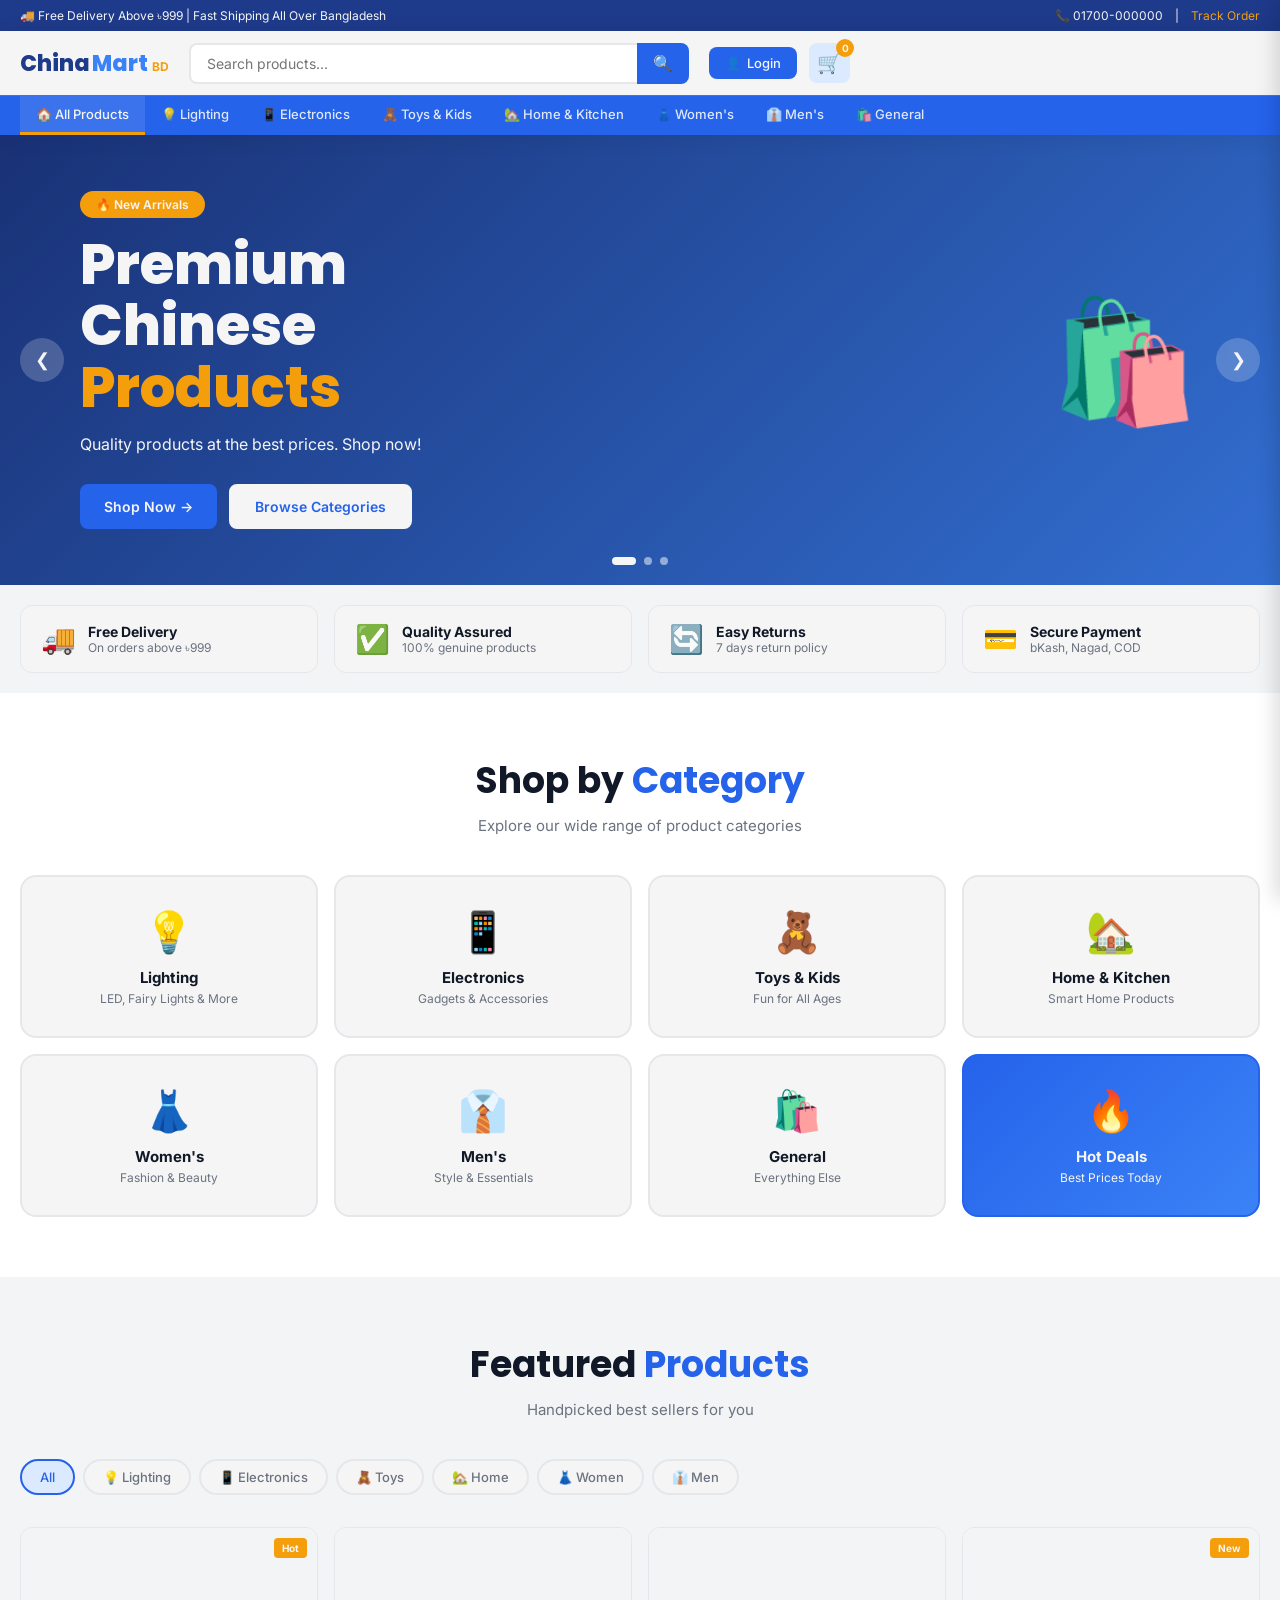
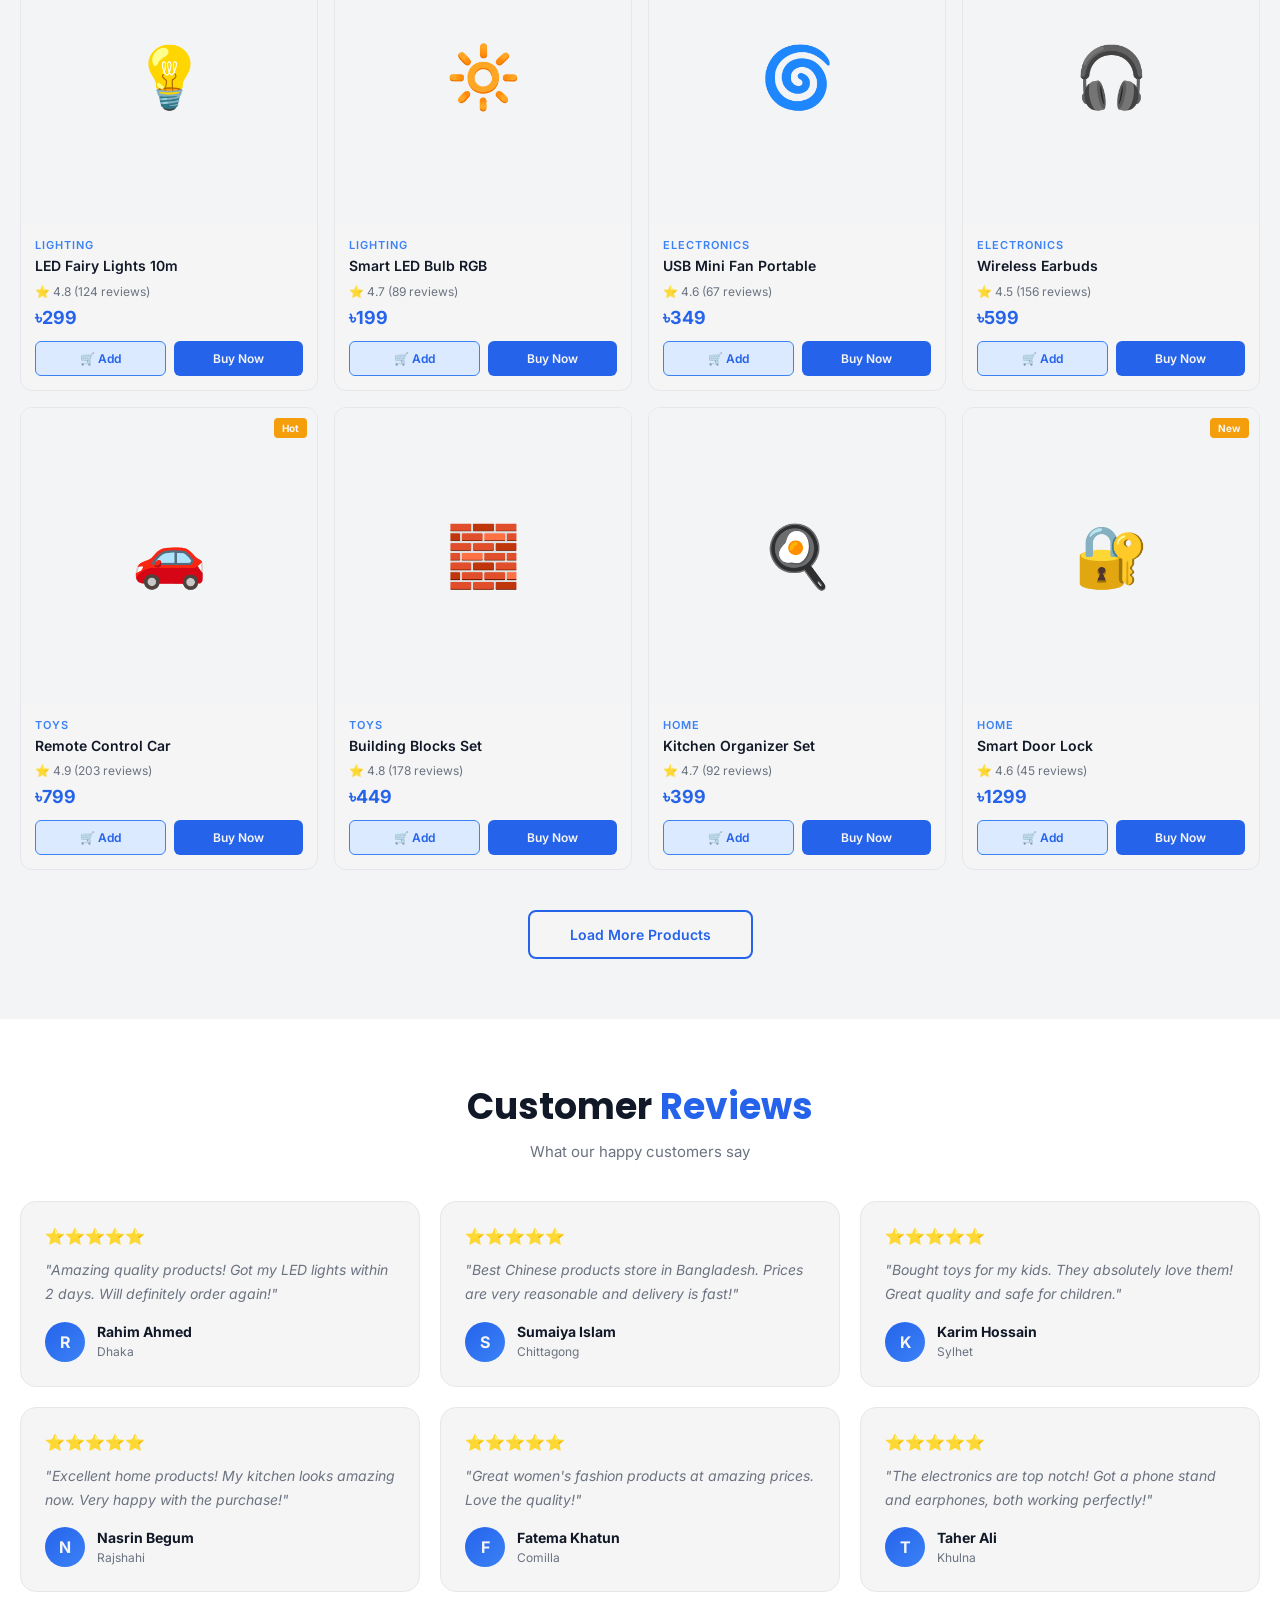
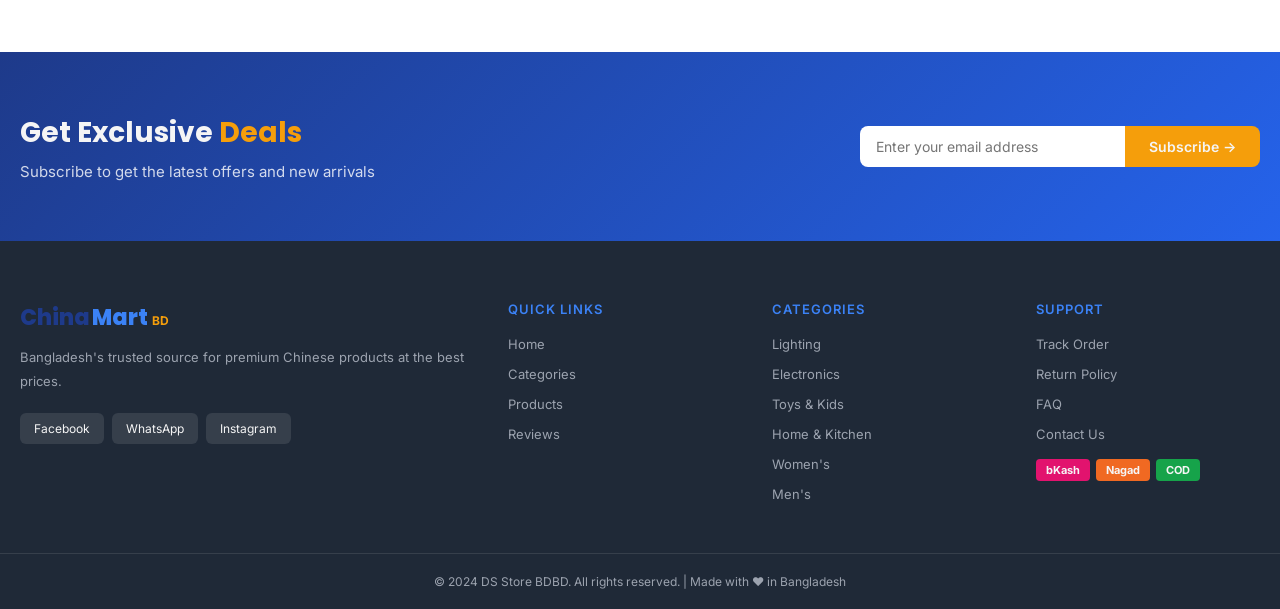
<file: index.html>
<!DOCTYPE html>
<html lang="en">
<head>
  <meta charset="UTF-8"/>
  <meta name="viewport" content="width=device-width, initial-scale=1.0"/>
  <title>DS Store BD — Digital & Smart Products</title>
  <link rel="preconnect" href="https://fonts.googleapis.com">
  <link href="https://fonts.googleapis.com/css2?family=Inter:wght@300;400;500;600;700;800&family=Poppins:wght@400;500;600;700;800&display=swap" rel="stylesheet">
  <link rel="stylesheet" href="style.css">
</head>
<body>

<!-- LOADER -->
<div class="loader" id="loader">
  <div class="loader-inner">
    <div class="loader-logo"><span>China</span><span class="accent">Mart</span></div>
    <div class="loader-bar"><div class="loader-fill"></div></div>
  </div>
</div>

<!-- TOP BAR -->
<div class="topbar">
  <div class="topbar-inner">
    <span>🚚 Free Delivery Above ৳999 | Fast Shipping All Over Bangladesh</span>
    <div class="topbar-right">
      <span>📞 01700-000000</span>
      <span>|</span>
      <a href="#" class="topbar-link">Track Order</a>
    </div>
  </div>
</div>

<!-- NAVBAR -->
<nav class="navbar" id="navbar">
  <div class="nav-inner">
    <div class="nav-logo">
      <span class="logo-main">China</span><span class="logo-accent">Mart</span><span class="logo-bd">BD</span>
    </div>
    <div class="nav-search">
      <input type="text" id="searchInput" placeholder="Search products..." oninput="searchProducts(this.value)">
      <button class="search-btn">🔍</button>
    </div>
    <div class="nav-actions">
      <button class="btn-login" onclick="openModal('loginModal')">
        <span>👤</span> Login
      </button>
      <div class="cart-btn" onclick="openCart()">
        <span>🛒</span>
        <span class="cart-badge" id="cartCount">0</span>
      </div>
      <button class="hamburger" id="hamburger" onclick="toggleMenu()">
        <span></span><span></span><span></span>
      </button>
    </div>
  </div>
  <!-- CATEGORIES NAV -->
  <div class="cat-nav" id="catNav">
    <div class="cat-nav-inner">
      <a class="cat-nav-item active" onclick="filterCat('all', this)">🏠 All Products</a>
      <a class="cat-nav-item" onclick="filterCat('lighting', this)">💡 Lighting</a>
      <a class="cat-nav-item" onclick="filterCat('electronics', this)">📱 Electronics</a>
      <a class="cat-nav-item" onclick="filterCat('toys', this)">🧸 Toys & Kids</a>
      <a class="cat-nav-item" onclick="filterCat('home', this)">🏡 Home & Kitchen</a>
      <a class="cat-nav-item" onclick="filterCat('women', this)">👗 Women's</a>
      <a class="cat-nav-item" onclick="filterCat('men', this)">👔 Men's</a>
      <a class="cat-nav-item" onclick="filterCat('general', this)">🛍️ General</a>
    </div>
  </div>
</nav>

<!-- MOBILE MENU -->
<div class="mobile-menu" id="mobileMenu">
  <a onclick="filterCat('all');toggleMenu()">🏠 All Products</a>
  <a onclick="filterCat('lighting');toggleMenu()">💡 Lighting</a>
  <a onclick="filterCat('electronics');toggleMenu()">📱 Electronics</a>
  <a onclick="filterCat('toys');toggleMenu()">🧸 Toys & Kids</a>
  <a onclick="filterCat('home');toggleMenu()">🏡 Home & Kitchen</a>
  <a onclick="filterCat('women');toggleMenu()">👗 Women's</a>
  <a onclick="filterCat('men');toggleMenu()">👔 Men's</a>
</div>

<!-- HERO SLIDER -->
<section class="hero-slider" id="home">
  <div class="slider-container" id="sliderContainer">
    <div class="slide active" style="background:linear-gradient(135deg,#1e3a8a,#3b82f6)">
      <div class="slide-content">
        <div class="slide-badge">🔥 New Arrivals</div>
        <h1>Premium Chinese<br><span>Products</span></h1>
        <p>Quality products at the best prices. Shop now!</p>
        <div class="slide-btns">
          <a href="#products" class="btn-primary">Shop Now →</a>
          <a href="#categories" class="btn-secondary">Browse Categories</a>
        </div>
      </div>
      <div class="slide-img">🛍️</div>
    </div>
    <div class="slide" style="background:linear-gradient(135deg,#1e40af,#0ea5e9)">
      <div class="slide-content">
        <div class="slide-badge">⚡ Hot Deals</div>
        <h1>Amazing Lighting<br><span>Collection</span></h1>
        <p>Transform your home with premium LED lights</p>
        <div class="slide-btns">
          <a href="#products" class="btn-primary">Explore Now →</a>
          <a href="#categories" class="btn-secondary">View All</a>
        </div>
      </div>
      <div class="slide-img">💡</div>
    </div>
    <div class="slide" style="background:linear-gradient(135deg,#1d4ed8,#06b6d4)">
      <div class="slide-content">
        <div class="slide-badge">🎁 Kids Special</div>
        <h1>Fun Toys &<br><span>Kids Products</span></h1>
        <p>Make your children smile with amazing toys</p>
        <div class="slide-btns">
          <a href="#products" class="btn-primary">Shop Kids →</a>
          <a href="#categories" class="btn-secondary">View All</a>
        </div>
      </div>
      <div class="slide-img">🧸</div>
    </div>
  </div>
  <button class="slider-prev" onclick="prevSlide()">❮</button>
  <button class="slider-next" onclick="nextSlide()">❯</button>
  <div class="slider-dots" id="sliderDots">
    <span class="dot active" onclick="goToSlide(0)"></span>
    <span class="dot" onclick="goToSlide(1)"></span>
    <span class="dot" onclick="goToSlide(2)"></span>
  </div>
</section>

<!-- PROMO BANNER -->
<section class="promo-banner">
  <div class="promo-grid">
    <div class="promo-card blue">
      <span class="promo-icon">🚚</span>
      <div><strong>Free Delivery</strong><p>On orders above ৳999</p></div>
    </div>
    <div class="promo-card">
      <span class="promo-icon">✅</span>
      <div><strong>Quality Assured</strong><p>100% genuine products</p></div>
    </div>
    <div class="promo-card">
      <span class="promo-icon">🔄</span>
      <div><strong>Easy Returns</strong><p>7 days return policy</p></div>
    </div>
    <div class="promo-card">
      <span class="promo-icon">💳</span>
      <div><strong>Secure Payment</strong><p>bKash, Nagad, COD</p></div>
    </div>
  </div>
</section>

<!-- CATEGORIES -->
<section class="categories-section" id="categories">
  <div class="container">
    <div class="section-head">
      <h2>Shop by <span>Category</span></h2>
      <p>Explore our wide range of product categories</p>
    </div>
    <div class="cat-grid">
      <div class="cat-card" onclick="filterCat('lighting')">
        <div class="cat-emoji">💡</div>
        <h3>Lighting</h3>
        <p>LED, Fairy Lights & More</p>
      </div>
      <div class="cat-card" onclick="filterCat('electronics')">
        <div class="cat-emoji">📱</div>
        <h3>Electronics</h3>
        <p>Gadgets & Accessories</p>
      </div>
      <div class="cat-card" onclick="filterCat('toys')">
        <div class="cat-emoji">🧸</div>
        <h3>Toys & Kids</h3>
        <p>Fun for All Ages</p>
      </div>
      <div class="cat-card" onclick="filterCat('home')">
        <div class="cat-emoji">🏡</div>
        <h3>Home & Kitchen</h3>
        <p>Smart Home Products</p>
      </div>
      <div class="cat-card" onclick="filterCat('women')">
        <div class="cat-emoji">👗</div>
        <h3>Women's</h3>
        <p>Fashion & Beauty</p>
      </div>
      <div class="cat-card" onclick="filterCat('men')">
        <div class="cat-emoji">👔</div>
        <h3>Men's</h3>
        <p>Style & Essentials</p>
      </div>
      <div class="cat-card" onclick="filterCat('general')">
        <div class="cat-emoji">🛍️</div>
        <h3>General</h3>
        <p>Everything Else</p>
      </div>
      <div class="cat-card special" onclick="filterCat('all')">
        <div class="cat-emoji">🔥</div>
        <h3>Hot Deals</h3>
        <p>Best Prices Today</p>
      </div>
    </div>
  </div>
</section>

<!-- PRODUCTS -->
<section class="products-section" id="products">
  <div class="container">
    <div class="section-head">
      <h2>Featured <span>Products</span></h2>
      <p>Handpicked best sellers for you</p>
    </div>
    <div class="products-filter">
      <button class="filter-btn active" onclick="filterCat('all', this)">All</button>
      <button class="filter-btn" onclick="filterCat('lighting', this)">💡 Lighting</button>
      <button class="filter-btn" onclick="filterCat('electronics', this)">📱 Electronics</button>
      <button class="filter-btn" onclick="filterCat('toys', this)">🧸 Toys</button>
      <button class="filter-btn" onclick="filterCat('home', this)">🏡 Home</button>
      <button class="filter-btn" onclick="filterCat('women', this)">👗 Women</button>
      <button class="filter-btn" onclick="filterCat('men', this)">👔 Men</button>
    </div>
    <div class="products-grid" id="productsGrid">
      <div class="loading-wrap">
        <div class="spinner"></div>
        <p>Loading products...</p>
      </div>
    </div>
    <div class="load-more-wrap">
      <button class="btn-load-more" id="loadMoreBtn" onclick="loadMoreProducts()" style="display:none">Load More Products</button>
    </div>
  </div>
</section>

<!-- REVIEWS -->
<section class="reviews-section" id="reviews">
  <div class="container">
    <div class="section-head">
      <h2>Customer <span>Reviews</span></h2>
      <p>What our happy customers say</p>
    </div>
    <div class="reviews-grid">
      <div class="review-card">
        <div class="review-stars">⭐⭐⭐⭐⭐</div>
        <p>"Amazing quality products! Got my LED lights within 2 days. Will definitely order again!"</p>
        <div class="review-author">
          <div class="author-avatar">R</div>
          <div><strong>Rahim Ahmed</strong><span>Dhaka</span></div>
        </div>
      </div>
      <div class="review-card">
        <div class="review-stars">⭐⭐⭐⭐⭐</div>
        <p>"Best Chinese products store in Bangladesh. Prices are very reasonable and delivery is fast!"</p>
        <div class="review-author">
          <div class="author-avatar">S</div>
          <div><strong>Sumaiya Islam</strong><span>Chittagong</span></div>
        </div>
      </div>
      <div class="review-card">
        <div class="review-stars">⭐⭐⭐⭐⭐</div>
        <p>"Bought toys for my kids. They absolutely love them! Great quality and safe for children."</p>
        <div class="review-author">
          <div class="author-avatar">K</div>
          <div><strong>Karim Hossain</strong><span>Sylhet</span></div>
        </div>
      </div>
      <div class="review-card">
        <div class="review-stars">⭐⭐⭐⭐⭐</div>
        <p>"Excellent home products! My kitchen looks amazing now. Very happy with the purchase!"</p>
        <div class="review-author">
          <div class="author-avatar">N</div>
          <div><strong>Nasrin Begum</strong><span>Rajshahi</span></div>
        </div>
      </div>
      <div class="review-card">
        <div class="review-stars">⭐⭐⭐⭐⭐</div>
        <p>"Great women's fashion products at amazing prices. Love the quality!"</p>
        <div class="review-author">
          <div class="author-avatar">F</div>
          <div><strong>Fatema Khatun</strong><span>Comilla</span></div>
        </div>
      </div>
      <div class="review-card">
        <div class="review-stars">⭐⭐⭐⭐⭐</div>
        <p>"The electronics are top notch! Got a phone stand and earphones, both working perfectly!"</p>
        <div class="review-author">
          <div class="author-avatar">T</div>
          <div><strong>Taher Ali</strong><span>Khulna</span></div>
        </div>
      </div>
    </div>
  </div>
</section>

<!-- NEWSLETTER -->
<section class="newsletter-section">
  <div class="container">
    <div class="newsletter-inner">
      <div class="newsletter-text">
        <h2>Get Exclusive <span>Deals</span></h2>
        <p>Subscribe to get the latest offers and new arrivals</p>
      </div>
      <div class="newsletter-form">
        <input type="email" placeholder="Enter your email address">
        <button class="btn-primary">Subscribe →</button>
      </div>
    </div>
  </div>
</section>

<!-- FOOTER -->
<footer class="footer">
  <div class="footer-grid">
    <div class="footer-brand">
      <div class="nav-logo" style="margin-bottom:12px">
        <span class="logo-main">China</span><span class="logo-accent">Mart</span><span class="logo-bd">BD</span>
      </div>
      <p>Bangladesh's trusted source for premium Chinese products at the best prices.</p>
      <div class="footer-social">
        <a href="#" class="social-btn">Facebook</a>
        <a href="#" class="social-btn">WhatsApp</a>
        <a href="#" class="social-btn">Instagram</a>
      </div>
    </div>
    <div class="footer-links">
      <h4>Quick Links</h4>
      <ul>
        <li><a href="#home">Home</a></li>
        <li><a href="#categories">Categories</a></li>
        <li><a href="#products">Products</a></li>
        <li><a href="#reviews">Reviews</a></li>
      </ul>
    </div>
    <div class="footer-links">
      <h4>Categories</h4>
      <ul>
        <li><a href="#" onclick="filterCat('lighting')">Lighting</a></li>
        <li><a href="#" onclick="filterCat('electronics')">Electronics</a></li>
        <li><a href="#" onclick="filterCat('toys')">Toys & Kids</a></li>
        <li><a href="#" onclick="filterCat('home')">Home & Kitchen</a></li>
        <li><a href="#" onclick="filterCat('women')">Women's</a></li>
        <li><a href="#" onclick="filterCat('men')">Men's</a></li>
      </ul>
    </div>
    <div class="footer-links">
      <h4>Support</h4>
      <ul>
        <li><a href="#">Track Order</a></li>
        <li><a href="#">Return Policy</a></li>
        <li><a href="#">FAQ</a></li>
        <li><a href="#">Contact Us</a></li>
      </ul>
      <div class="payment-icons">
        <span class="pay-icon bkash">bKash</span>
        <span class="pay-icon nagad">Nagad</span>
        <span class="pay-icon cod">COD</span>
      </div>
    </div>
  </div>
  <div class="footer-bottom">
    <p>© 2024 DS Store BDBD. All rights reserved. | Made with ❤️ in Bangladesh</p>
  </div>
</footer>

<!-- CART SIDEBAR -->
<div class="overlay" id="cartOverlay" onclick="closeCart()"></div>
<div class="cart-sidebar" id="cartSidebar">
  <div class="cart-head">
    <h3>🛒 Your Cart</h3>
    <button onclick="closeCart()">✕</button>
  </div>
  <div class="cart-body" id="cartBody">
    <div class="empty-cart"><span>🛒</span><p>Your cart is empty</p></div>
  </div>
  <div class="cart-foot" id="cartFoot" style="display:none">
    <div class="cart-total-row">
      <span>Total:</span>
      <span id="cartTotal" class="cart-total-amt">৳0</span>
    </div>
    <button class="btn-primary w-full" onclick="openCheckout()">Proceed to Checkout →</button>
  </div>
</div>

<!-- LOGIN MODAL -->
<div class="modal-overlay" id="loginModal" onclick="closeModalOut(event,'loginModal')">
  <div class="modal">
    <button class="modal-x" onclick="closeModal('loginModal')">✕</button>
    <div class="modal-logo">
      <span class="logo-main">China</span><span class="logo-accent">Mart</span><span class="logo-bd">BD</span>
    </div>
    <div class="modal-tabs">
      <button class="tab active" onclick="switchTab('login')">Login</button>
      <button class="tab" onclick="switchTab('register')">Register</button>
    </div>
    <form id="loginForm" onsubmit="doLogin(event)">
      <div class="field"><input type="email" id="lEmail" placeholder="Email Address" required></div>
      <div class="field"><input type="password" id="lPass" placeholder="Password" required></div>
      <button type="submit" class="btn-primary w-full">Sign In →</button>
    </form>
    <form id="registerForm" style="display:none" onsubmit="doRegister(event)">
      <div class="field"><input type="text" id="rName" placeholder="Full Name" required></div>
      <div class="field"><input type="email" id="rEmail" placeholder="Email Address" required></div>
      <div class="field"><input type="tel" id="rPhone" placeholder="Phone Number"></div>
      <div class="field"><input type="password" id="rPass" placeholder="Password" required></div>
      <button type="submit" class="btn-primary w-full">Create Account →</button>
    </form>
    <div id="authMsg" class="auth-msg"></div>
  </div>
</div>

<!-- PRODUCT MODAL -->
<div class="modal-overlay" id="productModal" onclick="closeModalOut(event,'productModal')">
  <div class="modal modal-wide">
    <button class="modal-x" onclick="closeModal('productModal')">✕</button>
    <div id="productDetail"></div>
  </div>
</div>

<!-- ORDER MODAL -->
<div class="modal-overlay" id="orderModal" onclick="closeModalOut(event,'orderModal')">
  <div class="modal modal-wide">
    <button class="modal-x" onclick="closeModal('orderModal')">✕</button>
    <h3 style="padding:24px 24px 0;font-size:20px">Complete Your Order</h3>
    <form onsubmit="placeOrder(event)" style="padding:24px">
      <div class="order-grid">
        <div>
          <h4 class="form-title">Delivery Information</h4>
          <div class="field"><input type="text" id="oName" placeholder="Full Name" required></div>
          <div class="field"><input type="tel" id="oPhone" placeholder="Phone Number" required></div>
          <div class="field"><input type="email" id="oEmail" placeholder="Email (optional)"></div>
          <div class="field"><textarea id="oAddress" placeholder="Full Delivery Address" rows="3" required></textarea></div>
          <div class="field"><textarea id="oNote" placeholder="Special Note (optional)" rows="2"></textarea></div>
          <h4 class="form-title">Payment Method</h4>
          <div class="pay-methods">
            <label class="pay-opt"><input type="radio" name="pay" value="bkash" required><span>bKash</span></label>
            <label class="pay-opt"><input type="radio" name="pay" value="nagad"><span>Nagad</span></label>
            <label class="pay-opt"><input type="radio" name="pay" value="rocket"><span>Rocket</span></label>
            <label class="pay-opt"><input type="radio" name="pay" value="cod"><span>Cash on Delivery</span></label>
          </div>
          <div id="payInstr" class="pay-instr"></div>
          <div id="txnGroup" style="display:none">
            <div class="field"><input type="text" id="txnId" placeholder="Transaction ID"></div>
            <div class="field"><input type="text" id="payNum" placeholder="Your Payment Number"></div>
          </div>
        </div>
        <div class="order-summary-box">
          <h4 class="form-title">Order Summary</h4>
          <div id="orderItemsBox"></div>
          <div class="summary-row"><span>Subtotal:</span><span id="oSubtotal">৳0</span></div>
          <div class="summary-row"><span>Delivery:</span><span id="oDelivery">৳60</span></div>
          <div class="summary-row total"><span>Total:</span><span id="oTotal">৳0</span></div>
          <button type="submit" class="btn-primary w-full">Place Order →</button>
        </div>
      </div>
    </form>
  </div>
</div>

<!-- TOAST -->
<div class="toast" id="toast"></div>

<!-- SCROLL TO TOP -->
<button class="scroll-top" id="scrollTop" onclick="window.scrollTo({top:0,behavior:'smooth'})">↑</button>

<script src="app.js"></script>
</body>
</html>
</file>
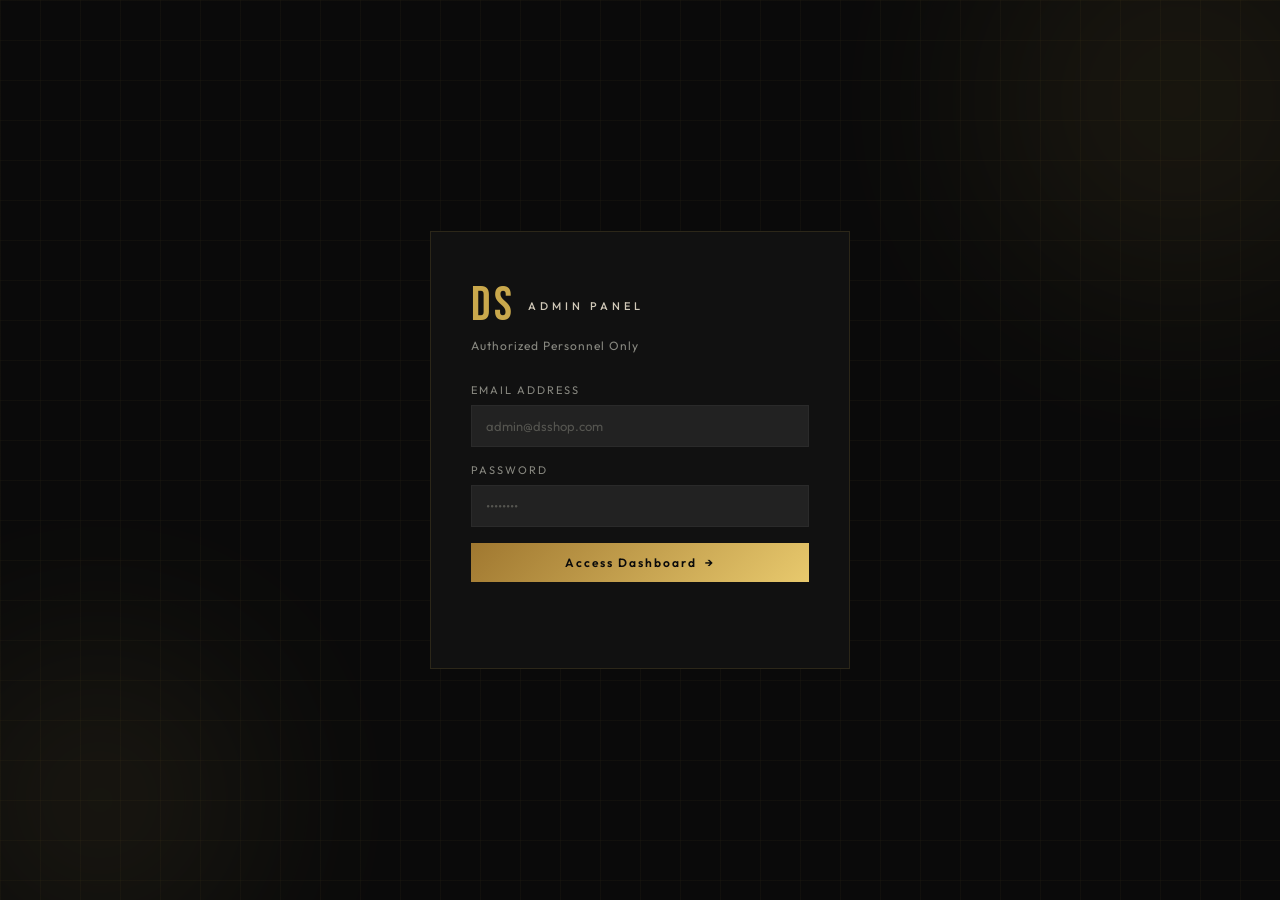
<file: admin.html>
<!DOCTYPE html>
<html lang="en">
<head>
  <meta charset="UTF-8"/>
  <meta name="viewport" content="width=device-width, initial-scale=1.0"/>
  <title>DS Store BD — Admin Panel</title>
  <link rel="preconnect" href="https://fonts.googleapis.com">
  <link href="https://fonts.googleapis.com/css2?family=Bebas+Neue&family=Outfit:wght@300;400;500;600;700&display=swap" rel="stylesheet">
  <link rel="stylesheet" href="admin.css">
</head>
<body>

<!-- LOGIN PAGE -->
<div class="login-page" id="loginPage">
  <div class="login-bg">
    <div class="login-orb o1"></div>
    <div class="login-orb o2"></div>
    <div class="grid-bg"></div>
  </div>
  <div class="login-box">
    <div class="login-logo">
      <span class="logo-ds">DS</span>
      <span class="logo-label">ADMIN PANEL</span>
    </div>
    <p class="login-sub">Authorized Personnel Only</p>
    <form onsubmit="adminLogin(event)">
      <div class="inp-group">
        <label>Email Address</label>
        <input type="email" id="adminEmail" placeholder="admin@dsshop.com" required>
      </div>
      <div class="inp-group">
        <label>Password</label>
        <input type="password" id="adminPass" placeholder="••••••••" required>
      </div>
      <button type="submit" class="btn-gold w-full" id="loginBtn">
        <span>Access Dashboard</span>
        <span class="arrow">→</span>
      </button>
    </form>
    <div class="login-msg" id="loginMsg"></div>
  </div>
</div>

<!-- ADMIN DASHBOARD -->
<div class="admin-wrap" id="adminWrap" style="display:none">

  <!-- SIDEBAR -->
  <aside class="sidebar" id="sidebar">
    <div class="sidebar-logo">
      <span class="logo-ds">DS</span>
      <div>
        <span class="logo-label">STORE BD</span>
        <span class="logo-sub">Admin Panel</span>
      </div>
    </div>
    <nav class="sidebar-nav">
      <div class="nav-section">MAIN</div>
      <a class="nav-item active" onclick="showPage('dashboard')">
        <span class="nav-icon">📊</span> Dashboard
      </a>
      <a class="nav-item" onclick="showPage('orders')">
        <span class="nav-icon">📦</span> Orders
        <span class="nav-badge" id="pendingBadge">0</span>
      </a>
      <a class="nav-item" onclick="showPage('products')">
        <span class="nav-icon">🛍️</span> Products
      </a>
      <div class="nav-section">MANAGEMENT</div>
      <a class="nav-item" onclick="showPage('users')">
        <span class="nav-icon">👥</span> Users
      </a>
      <a class="nav-item" onclick="showPage('slider')">
        <span class="nav-icon">🖼️</span> Slider
      </a>
      <div class="nav-section">SETTINGS</div>
      <a class="nav-item" onclick="showPage('settings')">
        <span class="nav-icon">⚙️</span> Settings
      </a>
      <a class="nav-item" onclick="showPage('payment')">
        <span class="nav-icon">💳</span> Payment
      </a>
      <div class="nav-section">ACCOUNT</div>
      <a class="nav-item logout" onclick="adminLogout()">
        <span class="nav-icon">🚪</span> Logout
      </a>
    </nav>
    <div class="sidebar-user">
      <div class="user-avatar" id="userAvatar">A</div>
      <div>
        <div class="user-name" id="userName">Admin</div>
        <div class="user-role">Administrator</div>
      </div>
    </div>
  </aside>

  <!-- MAIN -->
  <main class="main-content">
    <!-- TOPBAR -->
    <div class="topbar">
      <button class="menu-toggle" onclick="toggleSidebar()">☰</button>
      <div class="topbar-title" id="pageTitle">Dashboard</div>
      <div class="topbar-right">
        <div class="topbar-time" id="topbarTime"></div>
        <a href="index.html" target="_blank" class="btn-visit">Visit Site →</a>
      </div>
    </div>

    <!-- PAGES -->

    <!-- DASHBOARD -->
    <div class="page active" id="page-dashboard">
      <div class="page-header">
        <h1>Dashboard Overview</h1>
        <p>Welcome back, <span id="welcomeName">Admin</span>!</p>
      </div>
      <div class="stats-grid">
        <div class="stat-card">
          <div class="stat-icon" style="background:rgba(201,168,76,0.1)">📦</div>
          <div class="stat-info">
            <div class="stat-num" id="st-orders">—</div>
            <div class="stat-label">Total Orders</div>
          </div>
          <div class="stat-trend up">↑</div>
        </div>
        <div class="stat-card">
          <div class="stat-icon" style="background:rgba(46,213,115,0.1)">💰</div>
          <div class="stat-info">
            <div class="stat-num" id="st-revenue">—</div>
            <div class="stat-label">Total Revenue</div>
          </div>
          <div class="stat-trend up">↑</div>
        </div>
        <div class="stat-card">
          <div class="stat-icon" style="background:rgba(255,107,107,0.1)">⏳</div>
          <div class="stat-info">
            <div class="stat-num" id="st-pending">—</div>
            <div class="stat-label">Pending Orders</div>
          </div>
          <div class="stat-trend down">!</div>
        </div>
        <div class="stat-card">
          <div class="stat-icon" style="background:rgba(116,185,255,0.1)">🛍️</div>
          <div class="stat-info">
            <div class="stat-num" id="st-products">—</div>
            <div class="stat-label">Products</div>
          </div>
          <div class="stat-trend up">↑</div>
        </div>
        <div class="stat-card">
          <div class="stat-icon" style="background:rgba(162,155,254,0.1)">👥</div>
          <div class="stat-info">
            <div class="stat-num" id="st-users">—</div>
            <div class="stat-label">Total Users</div>
          </div>
          <div class="stat-trend up">↑</div>
        </div>
        <div class="stat-card">
          <div class="stat-icon" style="background:rgba(253,203,110,0.1)">✅</div>
          <div class="stat-info">
            <div class="stat-num" id="st-delivered">—</div>
            <div class="stat-label">Delivered</div>
          </div>
          <div class="stat-trend up">↑</div>
        </div>
      </div>
      <div class="recent-section">
        <div class="section-head">
          <h2>Recent Orders</h2>
          <button class="btn-sm" onclick="showPage('orders')">View All →</button>
        </div>
        <div class="table-wrap">
          <table class="data-table">
            <thead><tr><th>Order ID</th><th>Customer</th><th>Amount</th><th>Payment</th><th>Status</th><th>Action</th></tr></thead>
            <tbody id="recentOrdersBody"><tr><td colspan="6" class="loading-row">Loading...</td></tr></tbody>
          </table>
        </div>
      </div>
    </div>

    <!-- ORDERS -->
    <div class="page" id="page-orders">
      <div class="page-header">
        <h1>Orders Management</h1>
        <div class="filter-row">
          <select id="orderFilter" onchange="filterOrders()" class="filter-select">
            <option value="">All Orders</option>
            <option value="pending">Pending</option>
            <option value="confirmed">Confirmed</option>
            <option value="processing">Processing</option>
            <option value="shipped">Shipped</option>
            <option value="delivered">Delivered</option>
            <option value="cancelled">Cancelled</option>
          </select>
        </div>
      </div>
      <div class="table-wrap">
        <table class="data-table">
          <thead><tr><th>Order ID</th><th>Customer</th><th>Phone</th><th>Items</th><th>Amount</th><th>Payment</th><th>Status</th><th>Date</th><th>Actions</th></tr></thead>
          <tbody id="ordersBody"><tr><td colspan="9" class="loading-row">Loading...</td></tr></tbody>
        </table>
      </div>
    </div>

    <!-- PRODUCTS -->
    <div class="page" id="page-products">
      <div class="page-header">
        <h1>Products Management</h1>
        <button class="btn-gold" onclick="openProductForm()">+ Add Product</button>
      </div>
      <div class="table-wrap">
        <table class="data-table">
          <thead><tr><th>Image</th><th>Name</th><th>Category</th><th>Price</th><th>Stock</th><th>Status</th><th>Actions</th></tr></thead>
          <tbody id="productsBody"><tr><td colspan="7" class="loading-row">Loading...</td></tr></tbody>
        </table>
      </div>
    </div>

    <!-- USERS -->
    <div class="page" id="page-users">
      <div class="page-header">
        <h1>Users Management</h1>
      </div>
      <div class="table-wrap">
        <table class="data-table">
          <thead><tr><th>Name</th><th>Email</th><th>Phone</th><th>Role</th><th>Status</th><th>Joined</th><th>Actions</th></tr></thead>
          <tbody id="usersBody"><tr><td colspan="7" class="loading-row">Loading...</td></tr></tbody>
        </table>
      </div>
    </div>

    <!-- SLIDER -->
    <div class="page" id="page-slider">
      <div class="page-header">
        <h1>Slider Management</h1>
        <button class="btn-gold" onclick="openSliderForm()">+ Add Slide</button>
      </div>
      <div class="slider-grid" id="sliderGrid">
        <div class="loading-row">Loading...</div>
      </div>
    </div>

    <!-- SETTINGS -->
    <div class="page" id="page-settings">
      <div class="page-header"><h1>Shop Settings</h1></div>
      <div class="settings-grid">
        <div class="settings-card">
          <h3>General Info</h3>
          <form onsubmit="saveSettings(event)">
            <div class="inp-group"><label>Shop Name</label><input type="text" id="s-shopName" placeholder="DS Store BD"></div>
            <div class="inp-group"><label>Contact Phone</label><input type="tel" id="s-phone" placeholder="+880..."></div>
            <div class="inp-group"><label>Contact Email</label><input type="email" id="s-email" placeholder="info@dsshop.com"></div>
            <div class="inp-group"><label>Address</label><textarea id="s-address" rows="3" placeholder="Shop address..."></textarea></div>
            <div class="inp-group"><label>Delivery Charge (৳)</label><input type="number" id="s-delivery" placeholder="60"></div>
            <div class="inp-group"><label>Free Delivery Above (৳)</label><input type="number" id="s-freeDelivery" placeholder="1000"></div>
            <button type="submit" class="btn-gold">Save Settings →</button>
          </form>
        </div>
        <div class="settings-card">
          <h3>Social Links</h3>
          <form onsubmit="saveSocial(event)">
            <div class="inp-group"><label>Facebook URL</label><input type="url" id="s-facebook" placeholder="https://facebook.com/..."></div>
            <div class="inp-group"><label>WhatsApp Number</label><input type="tel" id="s-whatsapp" placeholder="+880..."></div>
            <div class="inp-group"><label>Instagram URL</label><input type="url" id="s-instagram" placeholder="https://instagram.com/..."></div>
            <button type="submit" class="btn-gold">Save Social →</button>
          </form>
        </div>
      </div>
    </div>

    <!-- PAYMENT -->
    <div class="page" id="page-payment">
      <div class="page-header"><h1>Payment Settings</h1></div>
      <div class="settings-grid">
        <div class="settings-card">
          <h3 style="color:#e2136e">bKash Settings</h3>
          <form onsubmit="savePayment(event,'bkash')">
            <div class="inp-group"><label>bKash Number</label><input type="tel" id="p-bkash" placeholder="01XXXXXXXXX"></div>
            <div class="inp-group"><label>Instructions</label><textarea id="p-bkashInstr" rows="3" placeholder="Send money and enter Transaction ID..."></textarea></div>
            <button type="submit" class="btn-gold">Save bKash →</button>
          </form>
        </div>
        <div class="settings-card">
          <h3 style="color:#f06922">Nagad Settings</h3>
          <form onsubmit="savePayment(event,'nagad')">
            <div class="inp-group"><label>Nagad Number</label><input type="tel" id="p-nagad" placeholder="01XXXXXXXXX"></div>
            <div class="inp-group"><label>Instructions</label><textarea id="p-nagadInstr" rows="3" placeholder="Send money and enter Transaction ID..."></textarea></div>
            <button type="submit" class="btn-gold">Save Nagad →</button>
          </form>
        </div>
        <div class="settings-card">
          <h3 style="color:#8b1a8b">Rocket Settings</h3>
          <form onsubmit="savePayment(event,'rocket')">
            <div class="inp-group"><label>Rocket Number</label><input type="tel" id="p-rocket" placeholder="01XXXXXXXXX"></div>
            <div class="inp-group"><label>Instructions</label><textarea id="p-rocketInstr" rows="3" placeholder="Send money and enter Transaction ID..."></textarea></div>
            <button type="submit" class="btn-gold">Save Rocket →</button>
          </form>
        </div>
      </div>
    </div>

  </main>
</div>

<!-- MODALS -->
<!-- Product Form Modal -->
<div class="modal-overlay" id="productModal">
  <div class="modal">
    <div class="modal-head">
      <h3 id="productModalTitle">Add Product</h3>
      <button onclick="closeModal('productModal')">✕</button>
    </div>
    <form onsubmit="saveProduct(event)" id="productForm">
      <input type="hidden" id="p-id">
      <div class="form-grid">
        <div class="inp-group"><label>Product Name *</label><input type="text" id="p-name" required placeholder="Premium T-Shirt"></div>
        <div class="inp-group"><label>Category *</label>
          <select id="p-category" required>
            <option value="">Select category</option>
            <option value="tshirt">T-Shirt</option>
            <option value="mug">Mug</option>
            <option value="hoodie">Hoodie</option>
            <option value="polo">Polo</option>
            <option value="other">Other</option>
          </select>
        </div>
        <div class="inp-group"><label>Price (৳) *</label><input type="number" id="p-price" required placeholder="450"></div>
        <div class="inp-group"><label>Stock</label><input type="number" id="p-stock" placeholder="100"></div>
        <div class="inp-group full"><label>Description</label><textarea id="p-desc" rows="3" placeholder="Product description..."></textarea></div>
        <div class="inp-group"><label>Colors (comma separated)</label><input type="text" id="p-colors" placeholder="#000000, #ffffff, #c9a84c"></div>
        <div class="inp-group"><label>Sizes (comma separated)</label><input type="text" id="p-sizes" placeholder="S, M, L, XL, XXL"></div>
        <div class="inp-group"><label>Image URL</label><input type="url" id="p-image" placeholder="https://..."></div>
        <div class="inp-group">
          <label>Customizable</label>
          <select id="p-custom">
            <option value="true">Yes</option>
            <option value="false">No</option>
          </select>
        </div>
        <div class="inp-group">
          <label>Status</label>
          <select id="p-active">
            <option value="true">Active</option>
            <option value="false">Inactive</option>
          </select>
        </div>
      </div>
      <div class="modal-footer">
        <button type="button" class="btn-outline" onclick="closeModal('productModal')">Cancel</button>
        <button type="submit" class="btn-gold">Save Product →</button>
      </div>
    </form>
  </div>
</div>

<!-- Order Detail Modal -->
<div class="modal-overlay" id="orderModal">
  <div class="modal modal-wide">
    <div class="modal-head">
      <h3>Order Details</h3>
      <button onclick="closeModal('orderModal')">✕</button>
    </div>
    <div id="orderDetailContent"></div>
  </div>
</div>

<!-- Slider Form Modal -->
<div class="modal-overlay" id="sliderModal">
  <div class="modal">
    <div class="modal-head">
      <h3 id="sliderModalTitle">Add Slide</h3>
      <button onclick="closeModal('sliderModal')">✕</button>
    </div>
    <form onsubmit="saveSlider(event)">
      <input type="hidden" id="sl-id">
      <div class="inp-group"><label>Image URL *</label><input type="url" id="sl-image" required placeholder="https://..."></div>
      <div class="inp-group"><label>Title</label><input type="text" id="sl-title" placeholder="Slide Title"></div>
      <div class="inp-group"><label>Subtitle</label><input type="text" id="sl-subtitle" placeholder="Slide Subtitle"></div>
      <div class="inp-group"><label>Link URL</label><input type="url" id="sl-link" placeholder="https://..."></div>
      <div class="inp-group"><label>Order</label><input type="number" id="sl-order" placeholder="0"></div>
      <div class="inp-group"><label>Status</label>
        <select id="sl-active">
          <option value="true">Active</option>
          <option value="false">Inactive</option>
        </select>
      </div>
      <div class="modal-footer">
        <button type="button" class="btn-outline" onclick="closeModal('sliderModal')">Cancel</button>
        <button type="submit" class="btn-gold">Save Slide →</button>
      </div>
    </form>
  </div>
</div>

<!-- Confirm Modal -->
<div class="modal-overlay" id="confirmModal">
  <div class="modal" style="max-width:400px">
    <div class="modal-head"><h3>Confirm Action</h3><button onclick="closeModal('confirmModal')">✕</button></div>
    <p id="confirmMsg" style="color:var(--gray);margin:20px 0">Are you sure?</p>
    <div class="modal-footer">
      <button class="btn-outline" onclick="closeModal('confirmModal')">Cancel</button>
      <button class="btn-danger" id="confirmBtn">Confirm</button>
    </div>
  </div>
</div>

<!-- TOAST -->
<div class="toast" id="toast"></div>

<script src="admin.js"></script>
</body>
</html>
</file>
<file: style.css>
/* ===== CHINAMART BD — BLUE & WHITE PROFESSIONAL ===== */
:root {
  --blue: #1d4ed8;
  --blue2: #2563eb;
  --blue3: #3b82f6;
  --blue-light: #dbeafe;
  --blue-dark: #1e3a8a;
  --accent: #f59e0b;
  --#f5f5f5: #f5f5f5;
  --gray: #6b7280;
  --gray2: #9ca3af;
  --gray3: #e5e7eb;
  --gray4: #f3f4f6;
  --dark: #111827;
  --dark2: #1f2937;
  --font: 'Inter', sans-serif;
  --font2: 'Poppins', sans-serif;
}

*, *::before, *::after { margin:0; padding:0; box-sizing:border-box; }
html { scroll-behavior: smooth; }
body { background: var(--#f5f5f5); color: var(--dark); font-family: var(--font); overflow-x: hidden; }

::-webkit-scrollbar { width: 6px; }
::-webkit-scrollbar-track { background: var(--gray4); }
::-webkit-scrollbar-thumb { background: var(--blue3); border-radius: 3px; }

/* LOADER */
.loader {
  position: fixed; inset: 0;
  background: var(--blue-dark);
  z-index: 9999;
  display: flex; align-items: center; justify-content: center;
  transition: opacity 0.6s, visibility 0.6s;
}
.loader.hidden { opacity: 0; visibility: hidden; }
.loader-logo { font-family: var(--font2); font-size: 48px; font-weight: 800; color: #f5f5f5; margin-bottom: 24px; text-align: center; }
.loader-logo .accent { color: var(--accent); }
.loader-bar { width: 200px; height: 4px; background: rgba(255,255,255,0.2); border-radius: 2px; overflow: hidden; }
.loader-fill { height: 100%; background: var(--accent); border-radius: 2px; animation: fill 2s ease forwards; }
@keyframes fill { from{width:0} to{width:100%} }

/* TOP BAR */
.topbar { background: var(--blue-dark); color: #f5f5f5; padding: 8px 0; font-size: 12px; }
.topbar-inner { max-width: 1280px; margin: 0 auto; padding: 0 20px; display: flex; justify-content: space-between; align-items: center; }
.topbar-right { display: flex; gap: 12px; align-items: center; }
.topbar-link { color: var(--accent); text-decoration: none; }

/* NAVBAR */
.navbar {
  position: sticky; top: 0; z-index: 100;
  background: #f5f5f5;
  box-shadow: 0 2px 20px rgba(0,0,0,0.08);
}
.nav-inner {
  max-width: 1280px; margin: 0 auto; padding: 0 20px;
  height: 64px; display: flex; align-items: center; gap: 20px;
}
.nav-logo { display: flex; align-items: baseline; gap: 2px; cursor: pointer; #f5f5f5-space: nowrap; }
.logo-main { font-family: var(--font2); font-size: 22px; font-weight: 800; color: var(--blue-dark); }
.logo-accent { font-family: var(--font2); font-size: 22px; font-weight: 800; color: var(--blue3); }
.logo-bd { font-size: 12px; font-weight: 700; color: var(--accent); margin-left: 2px; }
.nav-search { flex: 1; display: flex; max-width: 500px; }
.nav-search input {
  flex: 1; padding: 10px 16px;
  border: 2px solid var(--gray3); border-right: none;
  font-size: 14px; font-family: var(--font);
  border-radius: 8px 0 0 8px; outline: none;
  transition: border-color 0.2s;
}
.nav-search input:focus { border-color: var(--blue3); }
.search-btn {
  padding: 10px 16px; background: var(--blue2); color: #f5f5f5;
  border: none; cursor: pointer; border-radius: 0 8px 8px 0;
  font-size: 16px; transition: background 0.2s;
}
.search-btn:hover { background: var(--blue-dark); }
.nav-actions { display: flex; align-items: center; gap: 12px; }
.btn-login {
  display: flex; align-items: center; gap: 6px;
  padding: 8px 16px; background: var(--blue2); color: #f5f5f5;
  border: none; cursor: pointer; border-radius: 8px;
  font-size: 13px; font-weight: 500; font-family: var(--font);
  transition: all 0.2s; #f5f5f5-space: nowrap;
}
.btn-login:hover { background: var(--blue-dark); }
.cart-btn {
  position: relative; cursor: pointer; padding: 8px;
  background: var(--blue-light); border-radius: 8px;
  font-size: 20px; transition: all 0.2s;
}
.cart-btn:hover { background: var(--blue3); }
.cart-badge {
  position: absolute; top: -4px; right: -4px;
  background: var(--accent); color: #f5f5f5;
  width: 18px; height: 18px; border-radius: 50%;
  font-size: 10px; font-weight: 700;
  display: flex; align-items: center; justify-content: center;
}
.hamburger { display: none; flex-direction: column; gap: 4px; background: none; border: none; cursor: pointer; padding: 4px; }
.hamburger span { display: block; width: 22px; height: 2px; background: var(--dark); border-radius: 2px; transition: all 0.3s; }

/* CAT NAV */
.cat-nav { background: var(--blue2); border-top: 1px solid rgba(255,255,255,0.1); }
.cat-nav-inner { max-width: 1280px; margin: 0 auto; padding: 0 20px; display: flex; gap: 0; overflow-x: auto; scrollbar-width: none; }
.cat-nav-inner::-webkit-scrollbar { display: none; }
.cat-nav-item {
  padding: 10px 16px; color: rgba(255,255,255,0.85);
  font-size: 13px; font-weight: 500; cursor: pointer;
  #f5f5f5-space: nowrap; border-bottom: 3px solid transparent;
  transition: all 0.2s; text-decoration: none;
}
.cat-nav-item:hover, .cat-nav-item.active { color: #f5f5f5; border-bottom-color: var(--accent); background: rgba(255,255,255,0.1); }

/* MOBILE MENU */
.mobile-menu {
  display: none; position: fixed;
  top: 130px; left: 0; right: 0; bottom: 0;
  background: #f5f5f5; z-index: 99;
  flex-direction: column; padding: 20px;
  overflow-y: auto;
}
.mobile-menu.open { display: flex; }
.mobile-menu a { padding: 16px; font-size: 15px; border-bottom: 1px solid var(--gray3); cursor: pointer; color: var(--dark); text-decoration: none; }

/* HERO SLIDER */
.hero-slider { position: relative; overflow: hidden; height: 450px; }
.slider-container { display: flex; height: 100%; transition: transform 0.5s ease; }
.slide {
  min-width: 100%; height: 100%;
  display: flex; align-items: center; justify-content: space-between;
  padding: 60px 80px; position: relative; overflow: hidden;
}
.slide::before {
  content: ''; position: absolute; inset: 0;
  background: rgba(0,0,0,0.15);
}
.slide-content { position: relative; z-index: 2; color: #f5f5f5; max-width: 500px; }
.slide-badge {
  display: inline-block; background: var(--accent);
  color: #f5f5f5; padding: 6px 16px; border-radius: 20px;
  font-size: 12px; font-weight: 600; margin-bottom: 16px;
  animation: fadeUp 0.6s ease;
}
.slide h1 {
  font-family: var(--font2); font-size: clamp(32px, 5vw, 56px);
  font-weight: 800; line-height: 1.1; margin-bottom: 16px;
  animation: fadeUp 0.6s ease 0.1s both;
}
.slide h1 span { color: var(--accent); }
.slide p { font-size: 16px; opacity: 0.9; margin-bottom: 30px; animation: fadeUp 0.6s ease 0.2s both; }
.slide-btns { display: flex; gap: 12px; flex-wrap: wrap; animation: fadeUp 0.6s ease 0.3s both; }
.slide-img { font-size: 120px; position: relative; z-index: 2; animation: float 3s ease-in-out infinite; }
@keyframes float { 0%,100%{transform:translateY(0)} 50%{transform:translateY(-15px)} }
@keyframes fadeUp { from{opacity:0;transform:translateY(20px)} to{opacity:1;transform:translateY(0)} }
.slider-prev, .slider-next {
  position: absolute; top: 50%; transform: translateY(-50%);
  background: rgba(255,255,255,0.2); color: #f5f5f5;
  border: none; width: 44px; height: 44px; border-radius: 50%;
  font-size: 18px; cursor: pointer; z-index: 3;
  backdrop-filter: blur(10px); transition: all 0.2s;
}
.slider-prev { left: 20px; }
.slider-next { right: 20px; }
.slider-prev:hover, .slider-next:hover { background: rgba(255,255,255,0.4); }
.slider-dots { position: absolute; bottom: 20px; left: 50%; transform: translateX(-50%); display: flex; gap: 8px; z-index: 3; }
.dot { width: 8px; height: 8px; border-radius: 50%; background: rgba(255,255,255,0.5); cursor: pointer; transition: all 0.3s; }
.dot.active { background: #f5f5f5; width: 24px; border-radius: 4px; }

/* BUTTONS */
.btn-primary {
  display: inline-flex; align-items: center; gap: 6px;
  background: var(--blue2); color: #f5f5f5;
  padding: 12px 24px; border-radius: 8px;
  font-size: 14px; font-weight: 600; font-family: var(--font);
  text-decoration: none; border: none; cursor: pointer;
  transition: all 0.2s;
}
.btn-primary:hover { background: var(--blue-dark); transform: translateY(-1px); box-shadow: 0 4px 15px rgba(29,78,216,0.4); }
.btn-secondary {
  display: inline-flex; align-items: center;
  background: #f5f5f5; color: var(--blue2);
  padding: 12px 24px; border-radius: 8px;
  font-size: 14px; font-weight: 600;
  text-decoration: none; border: 2px solid #f5f5f5;
  transition: all 0.2s; cursor: pointer;
}
.btn-secondary:hover { background: transparent; color: #f5f5f5; }
.w-full { width: 100%; justify-content: center; }

/* PROMO BANNER */
.promo-banner { background: var(--gray4); padding: 20px 0; }
.promo-grid { max-width: 1280px; margin: 0 auto; padding: 0 20px; display: grid; grid-template-columns: repeat(4, 1fr); gap: 16px; }
.promo-card {
  display: flex; align-items: center; gap: 12px;
  background: #f5f5f5; padding: 16px 20px; border-radius: 12px;
  border: 1px solid var(--gray3); transition: all 0.2s;
}
.promo-card:hover { box-shadow: 0 4px 15px rgba(0,0,0,0.08); transform: translateY(-2px); }
.promo-icon { font-size: 28px; }
.promo-card strong { font-size: 14px; color: var(--dark); display: block; }
.promo-card p { font-size: 12px; color: var(--gray); }

/* CONTAINER */
.container { max-width: 1280px; margin: 0 auto; padding: 0 20px; }

/* SECTION HEAD */
.section-head { text-align: center; margin-bottom: 40px; }
.section-head h2 { font-family: var(--font2); font-size: clamp(24px, 4vw, 36px); font-weight: 700; color: var(--dark); margin-bottom: 8px; }
.section-head h2 span { color: var(--blue2); }
.section-head p { color: var(--gray); font-size: 15px; }

/* CATEGORIES */
.categories-section { padding: 60px 0; }
.cat-grid { display: grid; grid-template-columns: repeat(4, 1fr); gap: 16px; }
.cat-card {
  background: #f5f5f5; border: 2px solid var(--gray3);
  padding: 30px 20px; border-radius: 16px; text-align: center;
  cursor: pointer; transition: all 0.3s;
}
.cat-card:hover { border-color: var(--blue3); transform: translateY(-4px); box-shadow: 0 8px 24px rgba(59,130,246,0.15); }
.cat-card.special { background: linear-gradient(135deg, var(--blue2), var(--blue3)); border-color: var(--blue2); color: #f5f5f5; }
.cat-card.special h3, .cat-card.special p { color: #f5f5f5; }
.cat-emoji { font-size: 40px; margin-bottom: 12px; display: block; }
.cat-card h3 { font-size: 15px; font-weight: 700; color: var(--dark); margin-bottom: 4px; }
.cat-card p { font-size: 12px; color: var(--gray); }

/* PRODUCTS */
.products-section { padding: 60px 0; background: var(--gray4); }
.products-filter { display: flex; gap: 8px; margin-bottom: 32px; flex-wrap: wrap; }
.filter-btn {
  padding: 8px 18px; border: 2px solid var(--gray3);
  background: #f5f5f5; color: var(--gray); border-radius: 20px;
  font-size: 13px; font-weight: 500; cursor: pointer;
  transition: all 0.2s; font-family: var(--font);
}
.filter-btn.active, .filter-btn:hover { border-color: var(--blue2); color: var(--blue2); background: var(--blue-light); }
.products-grid { display: grid; grid-template-columns: repeat(4, 1fr); gap: 16px; }
.loading-wrap { grid-column: 1/-1; text-align: center; padding: 60px; color: var(--gray); }
.spinner { width: 40px; height: 40px; border: 3px solid var(--gray3); border-top-color: var(--blue2); border-radius: 50%; animation: spin 1s linear infinite; margin: 0 auto 16px; }
@keyframes spin { to{transform:rotate(360deg)} }

/* PRODUCT CARD */
.product-card {
  background: #f5f5f5; border-radius: 12px;
  overflow: hidden; border: 1px solid var(--gray3);
  transition: all 0.3s; cursor: pointer;
}
.product-card:hover { transform: translateY(-4px); box-shadow: 0 8px 24px rgba(0,0,0,0.1); border-color: var(--blue3); }
.product-img {
  width: 100%; aspect-ratio: 1;
  background: var(--gray4);
  display: flex; align-items: center; justify-content: center;
  font-size: 60px; position: relative; overflow: hidden;
}
.product-img img { width: 100%; height: 100%; object-fit: cover; }
.product-discount {
  position: absolute; top: 10px; left: 10px;
  background: #ef4444; color: #f5f5f5;
  font-size: 11px; font-weight: 700; padding: 4px 8px;
  border-radius: 4px;
}
.product-badge {
  position: absolute; top: 10px; right: 10px;
  background: var(--accent); color: #f5f5f5;
  font-size: 10px; font-weight: 700; padding: 4px 8px;
  border-radius: 4px;
}
.product-info { padding: 14px; }
.product-cat { font-size: 11px; color: var(--blue3); font-weight: 600; text-transform: uppercase; letter-spacing: 1px; margin-bottom: 4px; }
.product-name { font-size: 14px; font-weight: 600; color: var(--dark); margin-bottom: 8px; line-height: 1.4; }
.product-rating { font-size: 12px; color: var(--gray); margin-bottom: 8px; }
.product-pricing { display: flex; align-items: center; gap: 8px; margin-bottom: 12px; }
.product-price { font-size: 18px; font-weight: 700; color: var(--blue2); }
.product-old { font-size: 13px; color: var(--gray2); text-decoration: line-through; }
.product-btns { display: flex; gap: 8px; }
.btn-cart {
  flex: 1; padding: 9px; background: var(--blue-light);
  color: var(--blue2); border: 1px solid var(--blue3);
  border-radius: 6px; font-size: 12px; font-weight: 600;
  cursor: pointer; transition: all 0.2s; font-family: var(--font);
}
.btn-cart:hover { background: var(--blue2); color: #f5f5f5; }
.btn-buy {
  flex: 1; padding: 9px; background: var(--blue2);
  color: #f5f5f5; border: none; border-radius: 6px;
  font-size: 12px; font-weight: 600; cursor: pointer;
  transition: all 0.2s; font-family: var(--font);
}
.btn-buy:hover { background: var(--blue-dark); }
.load-more-wrap { text-align: center; margin-top: 40px; }
.btn-load-more {
  padding: 14px 40px; background: #f5f5f5; color: var(--blue2);
  border: 2px solid var(--blue2); border-radius: 8px;
  font-size: 14px; font-weight: 600; cursor: pointer;
  transition: all 0.2s; font-family: var(--font);
}
.btn-load-more:hover { background: var(--blue2); color: #f5f5f5; }

/* REVIEWS */
.reviews-section { padding: 60px 0; }
.reviews-grid { display: grid; grid-template-columns: repeat(3, 1fr); gap: 20px; }
.review-card {
  background: #f5f5f5; border: 1px solid var(--gray3);
  border-radius: 16px; padding: 24px; transition: all 0.3s;
}
.review-card:hover { border-color: var(--blue3); box-shadow: 0 4px 20px rgba(59,130,246,0.1); }
.review-stars { font-size: 16px; margin-bottom: 12px; }
.review-card p { color: var(--gray); font-size: 14px; line-height: 1.7; margin-bottom: 16px; font-style: italic; }
.review-author { display: flex; align-items: center; gap: 12px; }
.author-avatar {
  width: 40px; height: 40px; border-radius: 50%;
  background: linear-gradient(135deg, var(--blue2), var(--blue3));
  color: #f5f5f5; font-weight: 700; font-size: 16px;
  display: flex; align-items: center; justify-content: center;
}
.review-author strong { font-size: 14px; color: var(--dark); display: block; }
.review-author span { font-size: 12px; color: var(--gray); }

/* NEWSLETTER */
.newsletter-section { background: linear-gradient(135deg, var(--blue-dark), var(--blue2)); padding: 60px 0; }
.newsletter-inner { display: flex; align-items: center; justify-content: space-between; gap: 30px; flex-wrap: wrap; }
.newsletter-text h2 { font-family: var(--font2); font-size: 28px; font-weight: 700; color: #f5f5f5; margin-bottom: 8px; }
.newsletter-text h2 span { color: var(--accent); }
.newsletter-text p { color: rgba(255,255,255,0.8); font-size: 15px; }
.newsletter-form { display: flex; gap: 0; max-width: 400px; width: 100%; }
.newsletter-form input { flex: 1; padding: 12px 16px; border: none; border-radius: 8px 0 0 8px; font-family: var(--font); font-size: 14px; }
.newsletter-form .btn-primary { border-radius: 0 8px 8px 0; background: var(--accent); #f5f5f5-space: nowrap; }
.newsletter-form .btn-primary:hover { background: #d97706; }

/* FOOTER */
.footer { background: var(--dark2); color: #f5f5f5; padding: 60px 0 0; }
.footer-grid { max-width: 1280px; margin: 0 auto; padding: 0 20px 40px; display: grid; grid-template-columns: 2fr 1fr 1fr 1fr; gap: 40px; }
.footer-brand p { color: var(--gray2); font-size: 13px; line-height: 1.8; margin-bottom: 20px; }
.footer-social { display: flex; gap: 8px; flex-wrap: wrap; }
.social-btn { padding: 8px 14px; background: rgba(255,255,255,0.1); color: #f5f5f5; font-size: 12px; border-radius: 6px; text-decoration: none; transition: all 0.2s; }
.social-btn:hover { background: var(--blue2); }
.footer-links h4 { font-size: 13px; letter-spacing: 1px; color: var(--blue3); margin-bottom: 16px; font-weight: 600; text-transform: uppercase; }
.footer-links ul { list-style: none; }
.footer-links li { margin-bottom: 10px; }
.footer-links a { color: var(--gray2); text-decoration: none; font-size: 13px; transition: color 0.2s; cursor: pointer; }
.footer-links a:hover { color: #f5f5f5; }
.payment-icons { display: flex; gap: 6px; margin-top: 16px; flex-wrap: wrap; }
.pay-icon { padding: 4px 10px; border-radius: 4px; font-size: 11px; font-weight: 700; }
.pay-icon.bkash { background: #e2136e; color: #f5f5f5; }
.pay-icon.nagad { background: #f06922; color: #f5f5f5; }
.pay-icon.cod { background: #16a34a; color: #f5f5f5; }
.footer-bottom { border-top: 1px solid rgba(255,255,255,0.1); padding: 20px; text-align: center; color: var(--gray2); font-size: 12px; max-width: 1280px; margin: 0 auto; }

/* CART SIDEBAR */
.overlay { display: none; position: fixed; inset: 0; background: rgba(0,0,0,0.5); z-index: 200; }
.overlay.active { display: block; }
.cart-sidebar {
  position: fixed; top: 0; right: -400px; bottom: 0;
  width: 400px; background: #f5f5f5; z-index: 201;
  transition: right 0.3s ease; display: flex; flex-direction: column;
  box-shadow: -4px 0 20px rgba(0,0,0,0.15);
}
.cart-sidebar.open { right: 0; }
.cart-head { padding: 20px; border-bottom: 1px solid var(--gray3); display: flex; justify-content: space-between; align-items: center; }
.cart-head h3 { font-size: 18px; font-weight: 700; }
.cart-head button { background: none; border: none; font-size: 20px; cursor: pointer; color: var(--gray); }
.cart-body { flex: 1; overflow-y: auto; padding: 16px; }
.empty-cart { text-align: center; padding: 60px 20px; color: var(--gray); }
.empty-cart span { font-size: 50px; display: block; margin-bottom: 12px; }
.cart-item { display: flex; gap: 12px; padding: 12px 0; border-bottom: 1px solid var(--gray3); }
.cart-item-img { width: 60px; height: 60px; background: var(--gray4); border-radius: 8px; display: flex; align-items: center; justify-content: center; font-size: 28px; overflow: hidden; }
.cart-item-img img { width: 100%; height: 100%; object-fit: cover; }
.cart-item-info { flex: 1; }
.cart-item-name { font-size: 13px; font-weight: 500; margin-bottom: 4px; line-height: 1.3; }
.cart-item-price { color: var(--blue2); font-weight: 700; font-size: 14px; }
.cart-item-remove { background: none; border: none; color: var(--gray2); cursor: pointer; font-size: 16px; }
.cart-qty { display: flex; align-items: center; gap: 8px; margin-top: 6px; }
.qty-btn { width: 22px; height: 22px; background: var(--gray4); border: none; border-radius: 4px; cursor: pointer; font-size: 14px; font-weight: 700; }
.cart-foot { padding: 16px; border-top: 1px solid var(--gray3); }
.cart-total-row { display: flex; justify-content: space-between; margin-bottom: 12px; font-size: 15px; font-weight: 600; }
.cart-total-amt { color: var(--blue2); font-size: 20px; font-weight: 700; }

/* MODAL */
.modal-overlay { display: none; position: fixed; inset: 0; background: rgba(0,0,0,0.6); z-index: 300; align-items: center; justify-content: center; backdrop-filter: blur(4px); }
.modal-overlay.active { display: flex; }
.modal { background: #f5f5f5; border-radius: 16px; width: 100%; max-width: 460px; max-height: 90vh; overflow-y: auto; position: relative; padding: 32px; animation: modalIn 0.3s ease; }
.modal-wide { max-width: 860px; padding: 0; }
@keyframes modalIn { from{opacity:0;transform:scale(0.95)} to{opacity:1;transform:scale(1)} }
.modal-x { position: absolute; top: 16px; right: 16px; background: var(--gray4); border: none; width: 32px; height: 32px; border-radius: 50%; font-size: 16px; cursor: pointer; color: var(--gray); }
.modal-logo { text-align: center; margin-bottom: 20px; }
.modal-tabs { display: flex; gap: 0; margin-bottom: 24px; border: 2px solid var(--gray3); border-radius: 8px; overflow: hidden; }
.tab { flex: 1; padding: 10px; background: none; border: none; font-size: 14px; font-weight: 600; cursor: pointer; transition: all 0.2s; font-family: var(--font); color: var(--gray); }
.tab.active { background: var(--blue2); color: #f5f5f5; }
.field { margin-bottom: 14px; }
.field input, .field textarea { width: 100%; padding: 12px 14px; border: 2px solid var(--gray3); border-radius: 8px; font-size: 14px; font-family: var(--font); transition: border-color 0.2s; resize: none; }
.field input:focus, .field textarea:focus { outline: none; border-color: var(--blue2); }
.field input::placeholder, .field textarea::placeholder { color: var(--gray2); }
.auth-msg { margin-top: 12px; font-size: 13px; text-align: center; padding: 10px; border-radius: 8px; }
.auth-msg.error { background: #fee2e2; color: #dc2626; }
.auth-msg.success { background: #dcfce7; color: #16a34a; }

/* ORDER */
.order-grid { display: grid; grid-template-columns: 1fr 1fr; gap: 24px; }
.form-title { font-size: 15px; font-weight: 700; color: var(--dark); margin-bottom: 14px; margin-top: 4px; }
.pay-methods { display: grid; grid-template-columns: 1fr 1fr; gap: 8px; margin-bottom: 14px; }
.pay-opt { display: flex; align-items: center; gap: 8px; padding: 10px 14px; border: 2px solid var(--gray3); border-radius: 8px; cursor: pointer; font-size: 13px; font-weight: 500; transition: all 0.2s; }
.pay-opt:hover { border-color: var(--blue2); background: var(--blue-light); }
.pay-instr { background: var(--blue-light); border: 1px solid var(--blue3); padding: 12px; border-radius: 8px; font-size: 13px; color: var(--dark2); margin-bottom: 12px; display: none; line-height: 1.6; }
.order-summary-box { background: var(--gray4); border-radius: 12px; padding: 20px; }
.summary-row { display: flex; justify-content: space-between; padding: 8px 0; border-bottom: 1px solid var(--gray3); font-size: 14px; color: var(--gray); }
.summary-row.total { border: none; font-size: 18px; font-weight: 700; color: var(--blue2); margin-top: 8px; }

/* TOAST */
.toast { position: fixed; bottom: 24px; right: 24px; background: var(--dark2); color: #f5f5f5; padding: 14px 20px; border-radius: 10px; font-size: 13px; z-index: 9000; transform: translateY(100px); opacity: 0; transition: all 0.4s; max-width: 320px; }
.toast.show { transform: translateY(0); opacity: 1; }
.toast.success { background: #16a34a; }
.toast.error { background: #dc2626; }

/* SCROLL TOP */
.scroll-top { position: fixed; bottom: 80px; right: 24px; width: 44px; height: 44px; background: var(--blue2); color: #f5f5f5; border: none; border-radius: 50%; font-size: 18px; cursor: pointer; z-index: 100; opacity: 0; transform: translateY(20px); transition: all 0.3s; box-shadow: 0 4px 12px rgba(29,78,216,0.4); }
.scroll-top.show { opacity: 1; transform: translateY(0); }

/* RESPONSIVE */
@media (max-width: 1024px) {
  .products-grid { grid-template-columns: repeat(3, 1fr); }
  .cat-grid { grid-template-columns: repeat(4, 1fr); }
  .footer-grid { grid-template-columns: 1fr 1fr; gap: 24px; }
  .reviews-grid { grid-template-columns: repeat(2, 1fr); }
}
@media (max-width: 768px) {
  .nav-search { display: none; }
  .hamburger { display: flex; }
  .cat-nav { display: none; }
  .slide { padding: 40px 24px; flex-direction: column; justify-content: center; text-align: center; }
  .slide-img { font-size: 60px; }
  .hero-slider { height: 380px; }
  .products-grid { grid-template-columns: repeat(2, 1fr); }
  .cat-grid { grid-template-columns: repeat(2, 1fr); }
  .promo-grid { grid-template-columns: repeat(2, 1fr); }
  .order-grid { grid-template-columns: 1fr; }
  .reviews-grid { grid-template-columns: 1fr; }
  .cart-sidebar { width: 100%; right: -100%; }
  .topbar-right { display: none; }
  .newsletter-inner { flex-direction: column; text-align: center; }
}
@media (max-width: 480px) {
  .products-grid { grid-template-columns: 1fr 1fr; gap: 10px; }
  .cat-grid { grid-template-columns: repeat(2, 1fr); }
  .footer-grid { grid-template-columns: 1fr; }
  .slide-btns { flex-direction: column; align-items: center; }
  .pay-methods { grid-template-columns: 1fr; }
}
</file>
<file: admin.css>
/* ===== DS STORE BD — ADMIN PANEL CSS ===== */
:root {
  --gold: #c9a84c;
  --gold-light: #e8c96d;
  --gold-dark: #a07830;
  --black: #0a0a0a;
  --black2: #111111;
  --black3: #1a1a1a;
  --black4: #222222;
  --black5: #2a2a2a;
  --white: #f0ebe0;
  --white2: #d0c8b8;
  --gray: #888880;
  --gray2: #555550;
  --green: #2ed573;
  --red: #ff4757;
  --blue: #74b9ff;
  --orange: #ffa502;
  --sidebar-w: 260px;
  --font: 'Outfit', sans-serif;
  --font-display: 'Bebas Neue', sans-serif;
}

*, *::before, *::after { margin:0; padding:0; box-sizing:border-box; }
html { scroll-behavior: smooth; }
body { background: var(--black); color: var(--white); font-family: var(--font); font-size: 14px; overflow-x: hidden; }

/* SCROLLBAR */
::-webkit-scrollbar { width: 4px; }
::-webkit-scrollbar-track { background: var(--black2); }
::-webkit-scrollbar-thumb { background: var(--gold); border-radius: 2px; }

/* ===== LOGIN ===== */
.login-page {
  min-height: 100vh; display: flex;
  align-items: center; justify-content: center;
  position: relative; overflow: hidden;
}
.login-bg { position: absolute; inset: 0; }
.grid-bg {
  position: absolute; inset: 0;
  background-image: linear-gradient(rgba(201,168,76,0.04) 1px, transparent 1px),
    linear-gradient(90deg, rgba(201,168,76,0.04) 1px, transparent 1px);
  background-size: 40px 40px;
}
.login-orb {
  position: absolute; border-radius: 50%;
  filter: blur(100px); opacity: 0.08;
  animation: float 8s ease-in-out infinite;
}
.o1 { width: 400px; height: 400px; background: var(--gold); top: -100px; right: -100px; }
.o2 { width: 300px; height: 300px; background: var(--gold-light); bottom: -50px; left: -50px; animation-delay: 4s; }
@keyframes float { 0%,100%{transform:translateY(0)} 50%{transform:translateY(-20px)} }
.login-box {
  background: var(--black2);
  border: 1px solid rgba(201,168,76,0.15);
  padding: 50px 40px; width: 100%; max-width: 420px;
  position: relative; z-index: 2;
  animation: slideUp 0.6s ease;
}
@keyframes slideUp { from{opacity:0;transform:translateY(30px)} to{opacity:1;transform:translateY(0)} }
.login-logo {
  display: flex; align-items: center; gap: 12px;
  margin-bottom: 8px;
}
.logo-ds { font-family: var(--font-display); font-size: 48px; color: var(--gold); letter-spacing: 4px; line-height: 1; }
.logo-label { font-size: 11px; letter-spacing: 4px; color: var(--white2); font-weight: 500; }
.logo-sub { display: block; font-size: 9px; letter-spacing: 2px; color: var(--gray); margin-top: 2px; }
.login-sub { color: var(--gray); font-size: 12px; letter-spacing: 1px; margin-bottom: 30px; }
.login-msg { margin-top: 16px; font-size: 13px; text-align: center; padding: 10px; }
.login-msg.error { background: rgba(255,71,87,0.1); color: var(--red); border: 1px solid rgba(255,71,87,0.2); }

/* ===== LAYOUT ===== */
.admin-wrap { display: flex; min-height: 100vh; }

/* SIDEBAR */
.sidebar {
  width: var(--sidebar-w); background: var(--black2);
  border-right: 1px solid rgba(201,168,76,0.08);
  position: fixed; top: 0; left: 0; bottom: 0;
  display: flex; flex-direction: column;
  z-index: 100; transition: transform 0.3s;
  overflow-y: auto;
}
.sidebar.hidden { transform: translateX(-100%); }
.sidebar-logo {
  padding: 24px 20px;
  border-bottom: 1px solid rgba(201,168,76,0.08);
  display: flex; align-items: center; gap: 12px;
}
.sidebar-nav { flex: 1; padding: 16px 0; }
.nav-section {
  font-size: 9px; letter-spacing: 3px; color: var(--gray2);
  padding: 16px 20px 8px;
}
.nav-item {
  display: flex; align-items: center; gap: 12px;
  padding: 12px 20px; cursor: pointer;
  color: var(--gray); font-size: 13px; font-weight: 400;
  transition: all 0.2s; border-left: 2px solid transparent;
  position: relative; text-decoration: none;
}
.nav-item:hover { color: var(--white); background: rgba(201,168,76,0.05); }
.nav-item.active { color: var(--gold); border-left-color: var(--gold); background: rgba(201,168,76,0.08); }
.nav-icon { font-size: 16px; width: 20px; text-align: center; }
.nav-badge {
  margin-left: auto; background: var(--red);
  color: white; font-size: 10px; padding: 2px 6px;
  border-radius: 10px; font-weight: 600;
  display: none;
}
.nav-badge.show { display: inline-block; }
.nav-item.logout { color: var(--red); margin-top: 8px; }
.nav-item.logout:hover { background: rgba(255,71,87,0.08); }
.sidebar-user {
  padding: 16px 20px;
  border-top: 1px solid rgba(201,168,76,0.08);
  display: flex; align-items: center; gap: 12px;
}
.user-avatar {
  width: 36px; height: 36px; border-radius: 50%;
  background: linear-gradient(135deg, var(--gold-dark), var(--gold));
  display: flex; align-items: center; justify-content: center;
  font-weight: 600; color: var(--black); font-size: 14px;
}
.user-name { font-size: 13px; font-weight: 500; color: var(--white); }
.user-role { font-size: 10px; color: var(--gray); letter-spacing: 1px; }

/* MAIN */
.main-content {
  margin-left: var(--sidebar-w);
  flex: 1; display: flex; flex-direction: column;
  min-height: 100vh;
}

/* TOPBAR */
.topbar {
  background: var(--black2);
  border-bottom: 1px solid rgba(201,168,76,0.08);
  padding: 0 30px; height: 60px;
  display: flex; align-items: center; gap: 20px;
  position: sticky; top: 0; z-index: 50;
}
.menu-toggle {
  background: none; border: none; color: var(--white);
  font-size: 20px; cursor: pointer; display: none;
}
.topbar-title {
  font-family: var(--font-display); font-size: 20px;
  letter-spacing: 2px; color: var(--gold); flex: 1;
}
.topbar-right { display: flex; align-items: center; gap: 16px; }
.topbar-time { font-size: 12px; color: var(--gray); letter-spacing: 1px; }
.btn-visit {
  padding: 8px 16px; border: 1px solid rgba(201,168,76,0.3);
  color: var(--gold); font-size: 11px; letter-spacing: 1px;
  text-decoration: none; transition: all 0.3s;
}
.btn-visit:hover { background: var(--gold); color: var(--black); }

/* PAGES */
.page { display: none; padding: 30px; animation: fadeIn 0.3s ease; }
.page.active { display: block; }
@keyframes fadeIn { from{opacity:0;transform:translateY(10px)} to{opacity:1;transform:translateY(0)} }
.page-header {
  display: flex; align-items: center;
  justify-content: space-between; margin-bottom: 30px;
  flex-wrap: wrap; gap: 16px;
}
.page-header h1 {
  font-family: var(--font-display); font-size: 32px;
  letter-spacing: 2px; color: var(--white);
}
.page-header p { color: var(--gray); font-size: 13px; margin-top: 4px; }

/* STATS */
.stats-grid {
  display: grid; grid-template-columns: repeat(3, 1fr);
  gap: 16px; margin-bottom: 30px;
}
.stat-card {
  background: var(--black3);
  border: 1px solid rgba(201,168,76,0.08);
  padding: 24px; display: flex;
  align-items: center; gap: 16px;
  transition: all 0.3s; position: relative; overflow: hidden;
}
.stat-card::before {
  content: ''; position: absolute; top: 0; left: 0;
  width: 3px; height: 100%;
  background: linear-gradient(to bottom, var(--gold-dark), var(--gold));
}
.stat-card:hover { border-color: rgba(201,168,76,0.2); transform: translateY(-2px); }
.stat-icon {
  width: 50px; height: 50px; border-radius: 12px;
  display: flex; align-items: center; justify-content: center;
  font-size: 22px; flex-shrink: 0;
}
.stat-info { flex: 1; }
.stat-num {
  font-family: var(--font-display); font-size: 28px;
  letter-spacing: 1px; color: var(--white); line-height: 1;
}
.stat-label { font-size: 11px; color: var(--gray); letter-spacing: 1px; margin-top: 4px; }
.stat-trend {
  width: 28px; height: 28px; border-radius: 50%;
  display: flex; align-items: center; justify-content: center;
  font-size: 14px; font-weight: 700;
}
.stat-trend.up { background: rgba(46,213,115,0.1); color: var(--green); }
.stat-trend.down { background: rgba(255,71,87,0.1); color: var(--red); }

/* TABLE */
.recent-section { background: var(--black3); border: 1px solid rgba(201,168,76,0.08); }
.section-head {
  padding: 20px 24px;
  border-bottom: 1px solid rgba(201,168,76,0.08);
  display: flex; justify-content: space-between; align-items: center;
}
.section-head h2 { font-family: var(--font-display); font-size: 20px; letter-spacing: 2px; }
.table-wrap { overflow-x: auto; }
.data-table {
  width: 100%; border-collapse: collapse;
}
.data-table th {
  padding: 14px 16px; text-align: left;
  font-size: 10px; letter-spacing: 2px; color: var(--gold);
  background: var(--black4); font-weight: 600;
  white-space: nowrap;
}
.data-table td {
  padding: 14px 16px; border-bottom: 1px solid rgba(201,168,76,0.05);
  color: var(--white2); font-size: 13px;
  vertical-align: middle;
}
.data-table tr:hover td { background: rgba(201,168,76,0.03); }
.loading-row { text-align: center; padding: 40px; color: var(--gray); }

/* STATUS BADGES */
.badge {
  padding: 4px 10px; font-size: 10px; letter-spacing: 1px;
  font-weight: 600; border-radius: 2px; white-space: nowrap;
}
.badge-pending { background: rgba(255,165,2,0.15); color: var(--orange); border: 1px solid rgba(255,165,2,0.3); }
.badge-confirmed { background: rgba(116,185,255,0.15); color: var(--blue); border: 1px solid rgba(116,185,255,0.3); }
.badge-processing { background: rgba(162,155,254,0.15); color: #a29bfe; border: 1px solid rgba(162,155,254,0.3); }
.badge-shipped { background: rgba(253,203,110,0.15); color: #fdcb6e; border: 1px solid rgba(253,203,110,0.3); }
.badge-delivered { background: rgba(46,213,115,0.15); color: var(--green); border: 1px solid rgba(46,213,115,0.3); }
.badge-cancelled { background: rgba(255,71,87,0.15); color: var(--red); border: 1px solid rgba(255,71,87,0.3); }
.badge-active { background: rgba(46,213,115,0.15); color: var(--green); border: 1px solid rgba(46,213,115,0.3); }
.badge-inactive { background: rgba(255,71,87,0.15); color: var(--red); border: 1px solid rgba(255,71,87,0.3); }
.badge-admin { background: rgba(201,168,76,0.15); color: var(--gold); border: 1px solid rgba(201,168,76,0.3); }
.badge-user { background: rgba(136,136,128,0.15); color: var(--gray); border: 1px solid rgba(136,136,128,0.3); }
.badge-paid { background: rgba(46,213,115,0.15); color: var(--green); border: 1px solid rgba(46,213,115,0.3); }
.badge-unpaid { background: rgba(255,71,87,0.15); color: var(--red); border: 1px solid rgba(255,71,87,0.3); }

/* ACTION BUTTONS */
.action-btns { display: flex; gap: 6px; flex-wrap: wrap; }
.btn-sm {
  padding: 6px 12px; font-size: 11px; letter-spacing: 1px;
  cursor: pointer; transition: all 0.2s; font-family: var(--font);
  border: none;
}
.btn-edit { background: rgba(116,185,255,0.1); color: var(--blue); border: 1px solid rgba(116,185,255,0.2); }
.btn-edit:hover { background: var(--blue); color: var(--black); }
.btn-delete { background: rgba(255,71,87,0.1); color: var(--red); border: 1px solid rgba(255,71,87,0.2); }
.btn-delete:hover { background: var(--red); color: white; }
.btn-view { background: rgba(201,168,76,0.1); color: var(--gold); border: 1px solid rgba(201,168,76,0.2); }
.btn-view:hover { background: var(--gold); color: var(--black); }
.btn-sm:not(.btn-edit):not(.btn-delete):not(.btn-view) {
  background: rgba(201,168,76,0.1); color: var(--gold);
  border: 1px solid rgba(201,168,76,0.2);
}
.btn-sm:not(.btn-edit):not(.btn-delete):not(.btn-view):hover {
  background: var(--gold); color: var(--black);
}

/* STATUS SELECT */
.status-select {
  background: var(--black4); border: 1px solid var(--black5);
  color: var(--white); padding: 6px 10px; font-size: 12px;
  cursor: pointer; font-family: var(--font);
  transition: border-color 0.2s;
}
.status-select:focus { outline: none; border-color: var(--gold); }
.filter-select {
  background: var(--black3); border: 1px solid rgba(201,168,76,0.2);
  color: var(--white); padding: 10px 16px; font-size: 13px;
  cursor: pointer; font-family: var(--font);
}
.filter-select:focus { outline: none; border-color: var(--gold); }

/* PRODUCT IMAGE */
.product-thumb {
  width: 50px; height: 50px; background: var(--black4);
  display: flex; align-items: center; justify-content: center;
  font-size: 22px; border: 1px solid var(--black5);
}
.product-thumb img { width: 100%; height: 100%; object-fit: cover; }

/* SLIDER GRID */
.slider-grid {
  display: grid; grid-template-columns: repeat(3, 1fr);
  gap: 16px;
}
.slider-card {
  background: var(--black3); border: 1px solid rgba(201,168,76,0.08);
  overflow: hidden; transition: all 0.3s;
}
.slider-card:hover { border-color: rgba(201,168,76,0.2); }
.slider-img {
  width: 100%; height: 160px; background: var(--black4);
  display: flex; align-items: center; justify-content: center;
  font-size: 40px; overflow: hidden;
}
.slider-img img { width: 100%; height: 100%; object-fit: cover; }
.slider-info { padding: 16px; }
.slider-title { font-size: 14px; font-weight: 500; margin-bottom: 8px; }
.slider-actions { display: flex; gap: 8px; margin-top: 12px; }

/* SETTINGS */
.settings-grid { display: grid; grid-template-columns: repeat(2, 1fr); gap: 20px; }
.settings-card {
  background: var(--black3); border: 1px solid rgba(201,168,76,0.08);
  padding: 28px;
}
.settings-card h3 {
  font-family: var(--font-display); font-size: 20px;
  letter-spacing: 2px; color: var(--gold); margin-bottom: 24px;
  padding-bottom: 12px; border-bottom: 1px solid rgba(201,168,76,0.1);
}

/* FORM ELEMENTS */
.inp-group { margin-bottom: 16px; }
.inp-group label {
  display: block; font-size: 11px; letter-spacing: 2px;
  color: var(--gray); margin-bottom: 8px; text-transform: uppercase;
}
.inp-group input, .inp-group textarea, .inp-group select {
  width: 100%; background: var(--black4);
  border: 1px solid var(--black5); color: var(--white);
  padding: 12px 14px; font-size: 13px; font-family: var(--font);
  transition: border-color 0.3s; resize: none;
}
.inp-group input:focus, .inp-group textarea:focus, .inp-group select:focus {
  outline: none; border-color: var(--gold);
}
.inp-group input::placeholder, .inp-group textarea::placeholder { color: var(--gray2); }
.form-grid { display: grid; grid-template-columns: 1fr 1fr; gap: 16px; }
.form-grid .full { grid-column: 1 / -1; }

/* BUTTONS */
.btn-gold {
  display: inline-flex; align-items: center; gap: 8px;
  background: linear-gradient(135deg, var(--gold-dark), var(--gold-light));
  color: var(--black); padding: 12px 24px;
  font-size: 12px; letter-spacing: 2px; font-weight: 600;
  border: none; cursor: pointer; transition: all 0.3s;
  font-family: var(--font);
}
.btn-gold:hover { opacity: 0.9; transform: translateY(-1px); }
.btn-outline {
  display: inline-flex; align-items: center;
  border: 1px solid rgba(201,168,76,0.3);
  color: var(--gray); padding: 12px 24px;
  font-size: 12px; letter-spacing: 2px;
  cursor: pointer; background: none; transition: all 0.3s;
  font-family: var(--font);
}
.btn-outline:hover { border-color: var(--gold); color: var(--gold); }
.btn-danger {
  background: rgba(255,71,87,0.1); color: var(--red);
  border: 1px solid rgba(255,71,87,0.3);
  padding: 12px 24px; font-size: 12px; letter-spacing: 2px;
  cursor: pointer; transition: all 0.3s; font-family: var(--font);
}
.btn-danger:hover { background: var(--red); color: white; }
.w-full { width: 100%; justify-content: center; }

/* ORDER DETAIL */
.order-detail-grid { display: grid; grid-template-columns: 1fr 1fr; gap: 24px; padding: 20px; }
.detail-section { background: var(--black3); padding: 20px; }
.detail-section h4 {
  font-family: var(--font-display); font-size: 16px;
  letter-spacing: 2px; color: var(--gold); margin-bottom: 16px;
  padding-bottom: 10px; border-bottom: 1px solid rgba(201,168,76,0.1);
}
.detail-row { display: flex; justify-content: space-between; padding: 8px 0; border-bottom: 1px solid rgba(201,168,76,0.05); font-size: 13px; }
.detail-row span:first-child { color: var(--gray); }
.detail-row span:last-child { color: var(--white); font-weight: 500; }
.order-items-list { margin-top: 16px; }
.order-item-row { display: flex; justify-content: space-between; padding: 10px 0; border-bottom: 1px solid rgba(201,168,76,0.05); font-size: 13px; }
.status-update-row { padding: 20px; border-top: 1px solid rgba(201,168,76,0.08); display: flex; gap: 12px; align-items: center; }

/* MODAL */
.modal-overlay {
  display: none; position: fixed; inset: 0;
  background: rgba(0,0,0,0.85); z-index: 1000;
  align-items: center; justify-content: center;
  backdrop-filter: blur(4px);
}
.modal-overlay.active { display: flex; }
.modal {
  background: var(--black2); border: 1px solid rgba(201,168,76,0.15);
  width: 100%; max-width: 560px; max-height: 90vh;
  overflow-y: auto; position: relative;
  animation: modalIn 0.3s ease;
}
.modal-wide { max-width: 800px; }
@keyframes modalIn { from{opacity:0;transform:translateY(20px)} to{opacity:1;transform:translateY(0)} }
.modal-head {
  padding: 20px 24px;
  border-bottom: 1px solid rgba(201,168,76,0.1);
  display: flex; justify-content: space-between; align-items: center;
}
.modal-head h3 { font-family: var(--font-display); font-size: 22px; letter-spacing: 2px; }
.modal-head button { background: none; border: none; color: var(--white); font-size: 18px; cursor: pointer; }
.modal form { padding: 24px; }
.modal-footer { display: flex; gap: 12px; justify-content: flex-end; margin-top: 24px; padding-top: 20px; border-top: 1px solid rgba(201,168,76,0.08); }

/* TOAST */
.toast {
  position: fixed; bottom: 24px; right: 24px;
  background: var(--black3); border: 1px solid rgba(201,168,76,0.3);
  color: var(--white); padding: 14px 20px;
  font-size: 13px; z-index: 9000;
  transform: translateY(100px); opacity: 0;
  transition: all 0.4s cubic-bezier(0.4,0,0.2,1);
  max-width: 320px; box-shadow: 0 10px 40px rgba(0,0,0,0.5);
}
.toast.show { transform: translateY(0); opacity: 1; }
.toast.success { border-color: var(--green); color: var(--green); }
.toast.error { border-color: var(--red); color: var(--red); }
.toast.gold { border-color: var(--gold); color: var(--gold); }

/* FILTER ROW */
.filter-row { display: flex; gap: 12px; align-items: center; }

/* RESPONSIVE */
@media (max-width: 1100px) {
  .stats-grid { grid-template-columns: repeat(2, 1fr); }
  .settings-grid { grid-template-columns: 1fr; }
  .slider-grid { grid-template-columns: repeat(2, 1fr); }
}
@media (max-width: 768px) {
  .sidebar { transform: translateX(-100%); }
  .sidebar.open { transform: translateX(0); }
  .main-content { margin-left: 0; }
  .menu-toggle { display: block; }
  .stats-grid { grid-template-columns: 1fr 1fr; }
  .form-grid { grid-template-columns: 1fr; }
  .order-detail-grid { grid-template-columns: 1fr; }
  .page { padding: 16px; }
  .topbar { padding: 0 16px; }
  .slider-grid { grid-template-columns: 1fr; }
}
@media (max-width: 480px) {
  .stats-grid { grid-template-columns: 1fr; }
  .action-btns { flex-direction: column; }
  .login-box { padding: 30px 20px; margin: 20px; }
}
</file>
